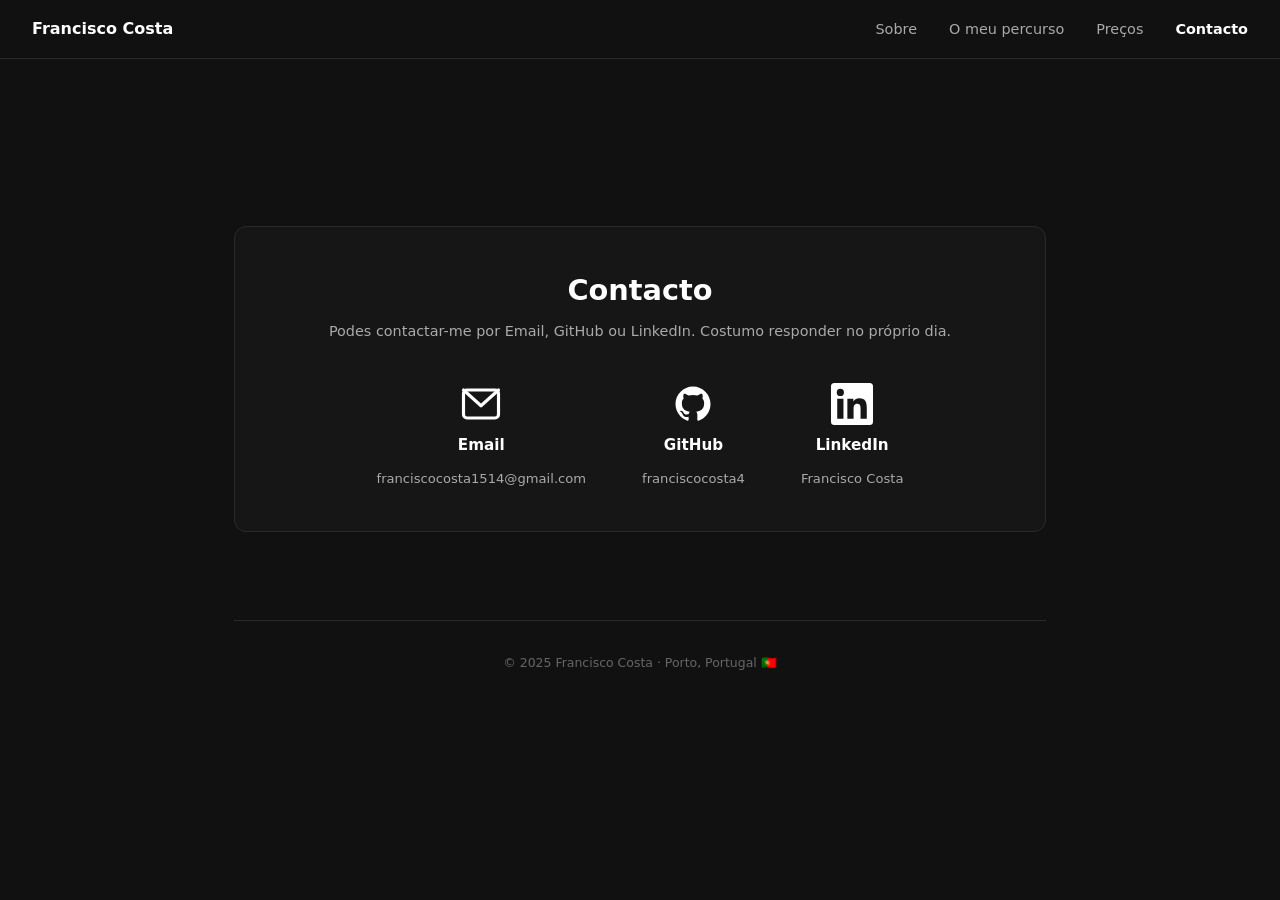
<file: contact.html>
<!DOCTYPE html>
<html lang="pt">
<head>
  <meta charset="UTF-8" />
  <meta name="viewport" content="width=device-width, initial-scale=1.0" />
  <title>Contact — Francisco Costa</title>
  <link rel="stylesheet" href="styles.css" />
</head>
<body>
<nav>
  <a href="index.html" class="nav-name">Francisco Costa</a>
  <ul class="nav-links" id="nav-links">
    <li><a href="index.html" data-i18n="nav-about">Sobre</a></li>
    <li><a href="#my-journey" data-i18n="nav-projects">O meu percurso</a></li>
    <li><a href="pricing.html" data-i18n="nav-pricing">Preços</a></li>
    <li><a href="contact.html" class="active" data-i18n="nav-contact">Contacto</a></li>
    
  </ul>
  <button class="nav-toggle" id="nav-toggle" aria-label="Menu" onclick="toggleMenu()" aria-expanded="false">
    <svg class="nav-toggle-open" viewBox="0 0 24 24" fill="none" stroke="currentColor" stroke-width="2" width="24" height="24"><line x1="3" y1="6" x2="21" y2="6"/><line x1="3" y1="12" x2="21" y2="12"/><line x1="3" y1="18" x2="21" y2="18"/></svg>
    <svg class="nav-toggle-close" viewBox="0 0 24 24" fill="none" stroke="currentColor" stroke-width="2" width="24" height="24" style="display:none"><line x1="18" y1="6" x2="6" y2="18"/><line x1="6" y1="6" x2="18" y2="18"/></svg>
  </button>
</nav>

<main class="page contact">

  <div class="contact-card">
    <h2 data-i18n="contact-title">Contacto</h2>
    <p data-i18n="contact-subtitle">Podes contactar-me por Email, GitHub ou LinkedIn. Costumo responder no próprio dia.</p>

    <div class="contact-methods">

      <div class="contact-method">
        <svg viewBox="0 0 24 24" fill="none" stroke="currentColor" stroke-width="1.8" stroke-linecap="round" stroke-linejoin="round">
          <rect x="2" y="4" width="20" height="16" rx="2"/>
          <polyline points="2,4 12,13 22,4"/>
        </svg>
        <strong>Email</strong>
        <a href="mailto:franciscocosta1514@gmail.com">
          <span>franciscocosta1514@gmail.com</span>
        </a>
      </div>

      <div class="contact-method">
        <svg viewBox="0 0 24 24" fill="currentColor">
          <path d="M12 2C6.477 2 2 6.484 2 12.017c0 4.425 2.865 8.18 6.839 9.504.5.092.682-.217.682-.483 0-.237-.008-.868-.013-1.703-2.782.605-3.369-1.343-3.369-1.343-.454-1.158-1.11-1.466-1.11-1.466-.908-.62.069-.608.069-.608 1.003.07 1.531 1.032 1.531 1.032.892 1.53 2.341 1.088 2.91.832.092-.647.35-1.088.636-1.338-2.22-.253-4.555-1.113-4.555-4.951 0-1.093.39-1.988 1.029-2.688-.103-.253-.446-1.272.098-2.65 0 0 .84-.27 2.75 1.026A9.564 9.564 0 0112 6.844a9.59 9.59 0 012.504.337c1.909-1.296 2.747-1.027 2.747-1.027.546 1.379.202 2.398.1 2.651.64.7 1.028 1.595 1.028 2.688 0 3.848-2.339 4.695-4.566 4.943.359.309.678.92.678 1.855 0 1.338-.012 2.419-.012 2.747 0 .268.18.58.688.482A10.02 10.02 0 0022 12.017C22 6.484 17.522 2 12 2z"/>
        </svg>
        <strong>GitHub</strong>
        <a href="https://github.com/franciscocosta4" target="_blank">
          <span>franciscocosta4</span>
        </a>
      </div>

      <div class="contact-method">
        <svg viewBox="0 0 24 24" fill="currentColor">
          <path d="M20.447 20.452h-3.554v-5.569c0-1.328-.027-3.037-1.852-3.037-1.853 0-2.136 1.445-2.136 2.939v5.667H9.351V9h3.414v1.561h.046c.477-.9 1.637-1.85 3.37-1.85 3.601 0 4.267 2.37 4.267 5.455v6.286zM5.337 7.433a2.062 2.062 0 01-2.063-2.065 2.064 2.064 0 112.063 2.065zm1.782 13.019H3.555V9h3.564v11.452zM22.225 0H1.771C.792 0 0 .774 0 1.729v20.542C0 23.227.792 24 1.771 24h20.451C23.2 24 24 23.227 24 22.271V1.729C24 .774 23.2 0 22.222 0h.003z"/>
        </svg>
        <strong>LinkedIn</strong>
        <a href="https://www.linkedin.com/in/franciscocostaa/" target="_blank">
          <span>Francisco Costa</span>
        </a>
      </div>

    </div>
  </div>

  <div class="footer">© 2025 Francisco Costa · Porto, Portugal 🇵🇹</div>
</main>
<script src="scripts.js" defer></script>
</body>
</html>
</file>
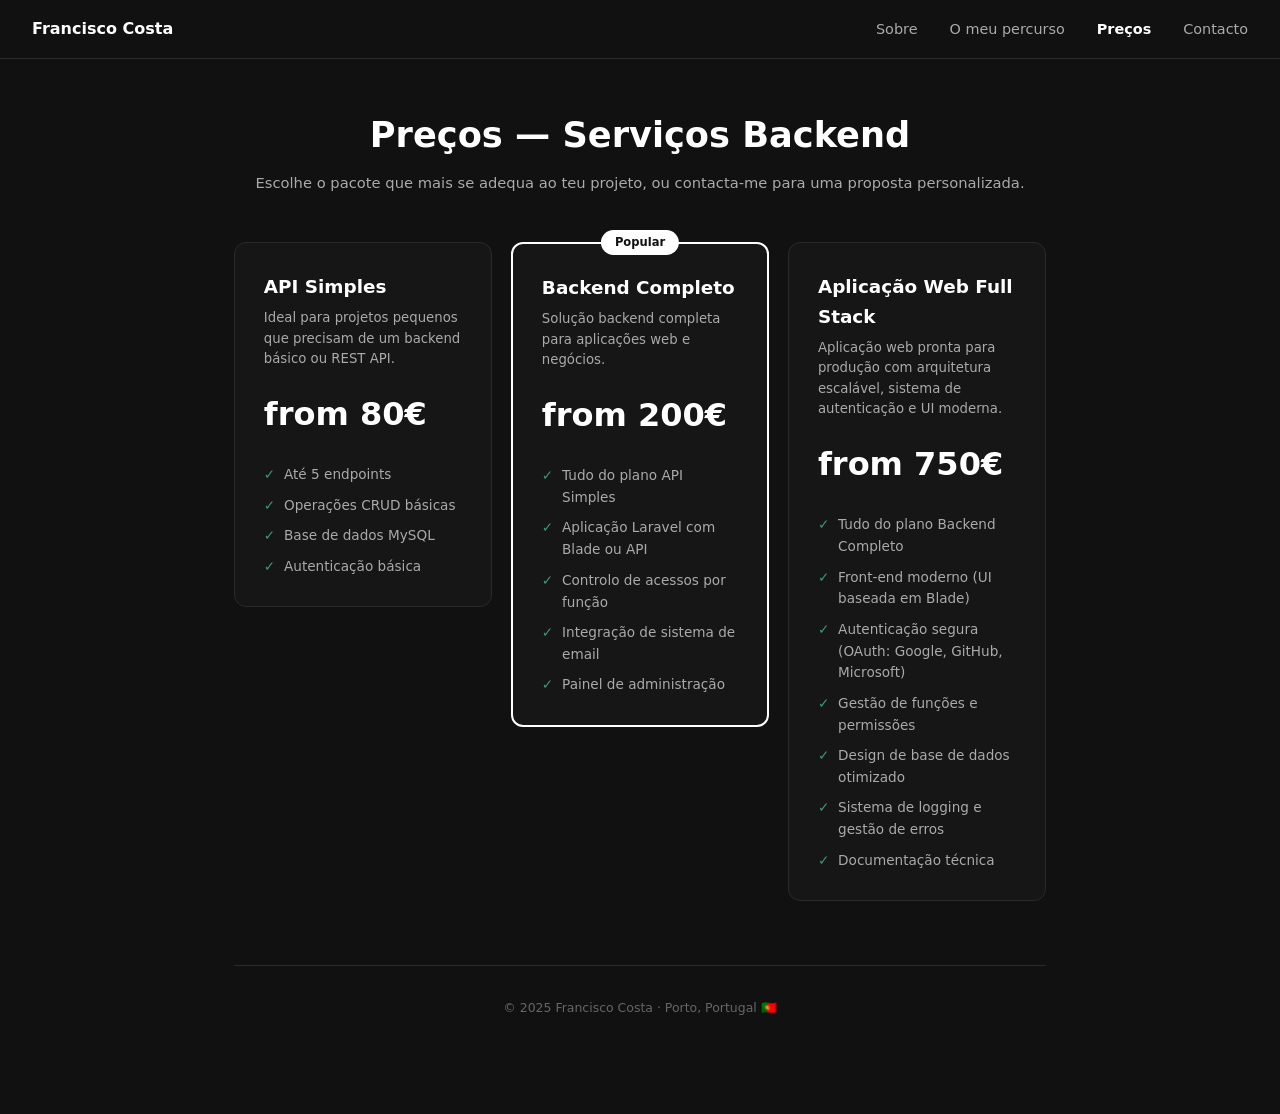
<file: pricing.html>
<!DOCTYPE html>
<html lang="pt">
<head>
  <meta charset="UTF-8" />
  <meta name="viewport" content="width=device-width, initial-scale=1.0" />
  <title>Pricing — Francisco Costa</title>
  <link rel="stylesheet" href="styles.css" />
</head>
<body>

<nav>
  <a href="index.html" class="nav-name">Francisco Costa</a>
  <ul class="nav-links" id="nav-links">
    <li><a href="index.html" data-i18n="nav-about">Sobre</a></li>
    <li><a href="index.html#projects" data-i18n="nav-projects">O meu percurso</a></li>
    <li><a href="pricing.html" class="active" data-i18n="nav-pricing">Preços</a></li>
    <li><a href="contact.html" data-i18n="nav-contact">Contacto</a></li>
    
  </ul>
  <button class="nav-toggle" id="nav-toggle" aria-label="Menu" onclick="toggleMenu()" aria-expanded="false">
    <svg class="nav-toggle-open" viewBox="0 0 24 24" fill="none" stroke="currentColor" stroke-width="2" width="24" height="24"><line x1="3" y1="6" x2="21" y2="6"/><line x1="3" y1="12" x2="21" y2="12"/><line x1="3" y1="18" x2="21" y2="18"/></svg>
    <svg class="nav-toggle-close" viewBox="0 0 24 24" fill="none" stroke="currentColor" stroke-width="2" width="24" height="24" style="display:none"><line x1="18" y1="6" x2="6" y2="18"/><line x1="6" y1="6" x2="18" y2="18"/></svg>
  </button>
</nav>

<main class="page pricing">

  <div class="pricing-header">
    <h1 data-i18n="pricing-title">Preços — Serviços Backend</h1>
    <p data-i18n="pricing-subtitle">Escolhe o pacote que mais se adequa ao teu projeto, ou contacta-me para uma proposta personalizada.</p>
  </div>

  <div class="pricing-grid">

    <div class="pricing-card">
      <h3 data-i18n="plan1-name">API Simples</h3>
      <p class="pricing-desc" data-i18n="plan1-desc">Ideal para projetos pequenos que precisam de um backend básico ou REST API.</p>
      <div class="pricing-price">from 80€</div>
      <ul class="pricing-features">
        <li data-i18n="plan1-f1">Até 5 endpoints</li>
        <li data-i18n="plan1-f2">Operações CRUD básicas</li>
        <li data-i18n="plan1-f3">Base de dados MySQL</li>
        <li data-i18n="plan1-f4">Autenticação básica</li>
      </ul>
    </div>

    <div class="pricing-card popular">
      <div class="popular-badge" data-i18n="popular-badge">Popular</div>
      <h3 data-i18n="plan2-name">Backend Completo</h3>
      <p class="pricing-desc" data-i18n="plan2-desc">Solução backend completa para aplicações web e negócios.</p>
      <div class="pricing-price">from 200€</div>
      <ul class="pricing-features">
        <li data-i18n="plan2-f1">Tudo do plano API Simples</li>
        <li data-i18n="plan2-f2">Aplicação Laravel com Blade ou API</li>
        <li data-i18n="plan2-f3">Controlo de acessos por função</li>
        <li data-i18n="plan2-f4">Integração de sistema de email</li>
        <li data-i18n="plan2-f5">Painel de administração</li>
      </ul>
    </div>

    <div class="pricing-card">
      <h3 data-i18n="plan3-name">Aplicação Web Full Stack</h3>
      <p class="pricing-desc" data-i18n="plan3-desc">Aplicação web pronta para produção com arquitetura escalável, sistema de autenticação e UI moderna.</p>
      <div class="pricing-price">from 750€</div>
      <ul class="pricing-features">
        <li data-i18n="plan3-f1">Tudo do plano Backend Completo</li>
        <li data-i18n="plan3-f2">Front-end moderno (UI baseada em Blade)</li>
        <li data-i18n="plan3-f3">Autenticação segura (OAuth: Google, GitHub, Microsoft)</li>
        <li data-i18n="plan3-f4">Gestão de funções e permissões</li>
        <li data-i18n="plan3-f5">Design de base de dados otimizado</li>
        <li data-i18n="plan3-f6">Sistema de logging e gestão de erros</li>
        <li data-i18n="plan3-f7">Documentação técnica</li>
      </ul>
    </div>

  </div>

  <div class="footer">© 2025 Francisco Costa · Porto, Portugal 🇵🇹</div>
</main>

<script src="scripts.js" defer></script>
</body>
</html>
</file>
<file: styles.css>
/* GLOBAL STYLES */
*, *::before, *::after {
  box-sizing: border-box;
  margin: 0;
  padding: 0;
}

:root {
  --bg: #111111;
  --surface: #1a1a1a;
  --border: #2a2a2a;
  --accent: #3b9b6e;
  --text: #ffffff;
  --subtext: #aaaaaa;
  --muted: #666666;
}

html {
  scroll-behavior: smooth;
  scroll-padding-top: 5.5rem;
}

body {
  background: var(--bg);
  color: var(--text);
  font-family: Inter, ui-sans-serif, system-ui, -apple-system, BlinkMacSystemFont, "Segoe UI", sans-serif;
  font-size: 16px;
  line-height: 1.6;
  opacity: 0;
  animation: fadeIn 0.6s ease forwards;
}

@keyframes fadeIn {
  to {
    opacity: 1;
  }
}

a {
  color: inherit;
  text-decoration: none;
}

/* NAVIGATION */
nav {
  display: flex;
  align-items: center;
  justify-content: space-between;
  padding: 1rem 2rem;
  position: sticky;
  top: 0;
  background: var(--bg);
  z-index: 50;
  border-bottom: 1px solid var(--border);
}

.nav-name {
  font-weight: 700;
  font-size: 1rem;
}

.nav-links {
  display: flex;
  gap: 2rem;
  list-style: none;
}

.nav-links a {
  color: var(--subtext);
  font-size: 0.9rem;
  transition: color 0.15s;
  cursor: pointer;
}

.nav-links a:hover,
.nav-links a.active {
  color: var(--text);
  font-weight: 600;
}

#lang-toggle {
  background: none;
  border: 1px solid var(--border);
  color: var(--subtext);
  border-radius: 999px;
  padding: 0.2rem 0.7rem;
  font-size: 0.78rem;
  cursor: pointer;
  font-family: inherit;
  transition: color 0.2s, border-color 0.2s;
}

#lang-toggle:hover {
  color: var(--text);
  border-color: var(--text);
}

/* HAMBURGER MENU */
.nav-toggle {
  display: none;
  background: none;
  border: none;
  color: var(--text);
  cursor: pointer;
  padding: 0.5rem;
  z-index: 51;
}

.nav-toggle svg {
  width: 24px;
  height: 24px;
  stroke: var(--text);
}

@media (max-width: 768px) {
  .nav-toggle {
    display: block;
  }

  .nav-links {
    position: fixed;
    top: 0;
    right: 0;
    bottom: 0;
    width: 70%;
    max-width: 300px;
    background: var(--bg);
    flex-direction: column;
    padding: 6rem 2rem 2rem;
    gap: 1.5rem;
    transform: translateX(100%);
    transition: transform 0.3s ease;
    border-left: 1px solid var(--border);
    box-shadow: -4px 0 20px rgba(0, 0, 0, 0.3);
    z-index: 50;
  }

  .nav-links.open {
    transform: translateX(0);
  }

  .nav-links a {
    font-size: 1.1rem;
    padding: 0.5rem 0;
    border-bottom: 1px solid var(--border);
    width: 100%;
    display: block;
  }

  .nav-links li:last-child a {
    border-bottom: none;
  }

  #lang-toggle {
    margin-top: 1rem;
    width: 100%;
    justify-content: center;
  }

  .nav-toggle[aria-expanded="true"] .nav-toggle-open {
    display: none;
  }

  .nav-toggle[aria-expanded="true"] .nav-toggle-close {
    display: block;
  }
}

/* PAGE WRAPPER */
.page {
  max-width: 860px;
  margin: 0 auto;
  padding: 3rem 1.5rem 6rem;
}

.page.pricing {
  max-width: 860px;
}

.page.contact {
  min-height: calc(100vh - 70px);
  display: flex;
  flex-direction: column;
  justify-content: center;
}

/* FLUID TYPOGRAPHY */
.section-heading {
  font-size: clamp(1.3rem, 3vw, 1.6rem);
  font-weight: 800;
  margin-bottom: 1.5rem;
}

.profile-name {
  font-size: clamp(1.3rem, 4vw, 1.6rem);
  font-weight: 800;
  margin-bottom: 0.3rem;
}

.pricing-price {
  font-size: clamp(1.5rem, 4vw, 2rem);
  font-weight: 800;
  margin-bottom: 1.5rem;
}

/* FOOTER */
.footer {
  text-align: center;
  color: var(--muted);
  font-size: 0.78rem;
  padding-top: 2rem;
  border-top: 1px solid var(--border);
  margin-top: 4rem;
}

/* PROFILE CARD */
.profile-card {
  border: 1px solid var(--border);
  border-radius: 12px;
  padding: 1.8rem 2rem;
  margin-bottom: 3.5rem;
  position: relative;
}

.profile-icons {
  position: absolute;
  top: 1.8rem;
  right: 2rem;
  display: flex;
  gap: 0.8rem;
}

.profile-icons a {
  color: var(--subtext);
  transition: color 0.15s;
  display: flex;
  align-items: center;
}

.profile-icons button {
  color: #ffffff;
  background: transparent;
  border: 1px solid #ffffff;
  border-radius: 8px;
  padding: 0.4rem 1rem;
  font-size: 0.85rem;
  font-weight: 700;
  letter-spacing: 0.02em;
  font-family: inherit;
  cursor: pointer;
  box-shadow: 0 0 0 1px rgba(255, 255, 255, 0.2);
  transition: transform 0.16s ease, box-shadow 0.16s ease, background-color 0.16s ease;
}

.profile-icons a:hover {
  color: var(--text);
}

.profile-icons button:hover {
  transform: translateY(-1px);
  background-color: rgba(255, 255, 255, 0.08);
  box-shadow: 0 0 0 1px rgba(255, 255, 255, 0.45);
}

.profile-icons button:focus-visible {
  outline: 2px solid #ffffff;
  outline-offset: 2px;
}

.profile-icons svg {
  width: 20px;
  height: 20px;
}

.profile-name {
  font-size: 1.6rem;
  font-weight: 800;
  margin-bottom: 0.3rem;
}

.profile-location {
  color: var(--subtext);
  font-size: 0.88rem;
  display: flex;
  align-items: center;
  gap: 0.3rem;
  margin-bottom: 0.8rem;
}

.profile-bio {
  font-size: 1rem;
  color: var(--text);
  line-height: 1.7;
  max-width: 520px;
}

/* SECTION HEADING */
.section-heading {
  font-size: 1.6rem;
  font-weight: 800;
  margin-bottom: 1.5rem;
}

/* Section meta (labels like "Main stack", "Additional languages") */
.section-meta {
  font-size: 0.78rem;
  color: var(--subtext);
  text-transform: uppercase;
  letter-spacing: 0.08em;
  margin: 0 0 0.6rem 0;
}

/* TECH GRID */
.tech-grid {
  display: flex;
  flex-wrap: wrap;
  gap: 0.6rem;
  margin-bottom: 1.5rem;
}

.tech-item {
  display: inline-flex;
  align-items: center;
  gap: 0.4rem;
  background: var(--surface);
  border: 1px solid var(--border);
  border-radius: 999px;
  padding: 0.3rem 0.85rem;
  font-size: 0.8rem;
  color: var(--subtext);
  white-space: nowrap;
}

.tech-icon {
  width: 16px;
  height: 16px;
  border-radius: 3px;
  display: inline-flex;
  align-items: center;
  justify-content: center;
  font-size: 9px;
  font-weight: 700;
  color: #fff;
  flex-shrink: 0;
}

.tech-icon-img {
  width: 16px;
  height: 16px;
  border-radius: 3px;
  flex-shrink: 0;
  object-fit: contain;
}

/* EXPERIENCE SECTION */
.exp-section {
  margin-bottom: 3.5rem;
}

.exp-item {
  display: grid;
  grid-template-columns: 18px 1fr;
  gap: 0 1rem;
  padding-bottom: 2.2rem;
}

.exp-item:last-child {
  padding-bottom: 0;
}

.exp-timeline {
  display: flex;
  flex-direction: column;
  align-items: center;
}

.exp-dot {
  width: 10px;
  height: 10px;
  border-radius: 50%;
  background: var(--text);
  flex-shrink: 0;
  margin-top: 4px;
}

.exp-line {
  flex: 1;
  width: 1px;
  background: var(--border);
  margin-top: 6px;
}

.exp-item:last-child .exp-line {
  display: none;
}

.exp-company-link {
  color: var(--accent);
  font-size: 0.85rem;
  font-weight: 500;
  display: block;
  margin-bottom: 0.15rem;
}

.exp-role {
  font-weight: 700;
  font-size: 1rem;
  margin-bottom: 0.35rem;
}

.exp-featured-icon {
  width: 34px;
  height: 34px;
  border-radius: 10px;
  display: inline-flex;
  align-items: center;
  justify-content: center;
  background: var(--surface);
  border: 1px solid var(--border);
  margin-bottom: 0.55rem;
  overflow: hidden;
}

.exp-featured-icon img {
  width: 22px;
  height: 22px;
  object-fit: contain;
  display: block;
}

.exp-tech-row {
  display: flex;
  gap: 0.4rem;
  flex-wrap: wrap;
  margin-bottom: 0.35rem;
}

.exp-tech {
  width: 24px;
  height: 24px;
  border-radius: 50%;
  display: inline-flex;
  align-items: center;
  justify-content: center;
  font-size: 9px;
  font-weight: 700;
  color: #fff;
}

.exp-tech-img {
  width: 24px;
  height: 24px;
  border-radius: 4px;
  object-fit: contain;
}

.exp-period {
  font-size: 0.8rem;
  color: var(--muted);
  margin-bottom: 0.6rem;
}

.exp-desc {
  font-size: 0.88rem;
  color: var(--subtext);
  line-height: 1.75;
}

.exp-desc strong {
  color: var(--text);
  font-weight: 700;
}

/* WORK CARDS */
.work-section {
  margin-bottom: 3.5rem;
}

.work-list {
  display: flex;
  flex-direction: column;
  gap: 1rem;
}

.work-card {
  border: 1px solid var(--border);
  border-radius: 12px;
  overflow: hidden;
  transition: border-color 0.2s;
  cursor: pointer;
  display: flex;
  flex-direction: column;
  min-height: 500px;
}

.work-card:hover {
  border-color: #444;
}

.work-screenshot {
  width: 100%;
  height: 400px;
  overflow: hidden;
  flex-shrink: 0;
  display: flex;
  align-items: center;
  justify-content: center;
}

.work-screenshot img {
  display: block;
  width: 100%;
  height: 100%;
  object-fit: cover;
  object-position: center;
  margin: 0 auto;
}

.work-mock {
  width: 100%;
  height: 100%;
  display: flex;
  flex-direction: column;
  position: relative;
}

.mock-bar {
  height: 30px;
  background: rgba(0, 0, 0, 0.5);
  border-bottom: 1px solid rgba(255, 255, 255, 0.05);
  display: flex;
  align-items: center;
  padding: 0 12px;
  gap: 6px;
  flex-shrink: 0;
}

.mock-bar span {
  width: 8px;
  height: 8px;
  border-radius: 50%;
}

.mock-body {
  flex: 1;
  display: flex;
  align-items: center;
  justify-content: center;
  flex-direction: column;
  gap: 0.4rem;
}

.mock-title {
  font-size: 1.3rem;
  font-weight: 800;
  color: rgba(255, 255, 255, 0.75);
}

.mock-url {
  font-size: 0.7rem;
  color: rgba(255, 255, 255, 0.3);
  font-family: monospace;
}

.work-info {
  padding: 1rem 1.1rem 1.15rem;
}

.work-title {
  font-weight: 700;
  font-size: 0.98rem;
  margin-bottom: 0.45rem;
}

.work-status {
  display: inline-flex;
  align-items: center;
  gap: 0.3rem;
  margin-left: 0.2rem;
  font-size: 0.8rem;
  font-weight: 400;
  color: var(--muted);
  line-height: 1.55;
}

.status-dot {
  width: 0.55rem;
  height: 0.55rem;
  flex: 0 0 0.55rem;
  border-radius: 50%;
  background: #22c55e;
  box-shadow: 0 0 0.35rem rgba(34, 197, 94, 0.8);
  animation: onlinePulse 1.4s ease-in-out infinite;
}

@keyframes onlinePulse {
  0%, 100% { opacity: 0.45; transform: scale(0.85); }
  50% { opacity: 1; transform: scale(1); }
}

@media (prefers-reduced-motion: reduce) {
  .status-dot {
    animation: none;
  }
}

.work-tech-row {
  display: flex;
  flex-wrap: wrap;
  gap: 0.4rem;
  margin-bottom: 0.45rem;
}

.work-badge {
  display: inline-flex;
  align-items: center;
  gap: 0.35rem;
  background: var(--surface);
  border: 1px solid var(--border);
  border-radius: 999px;
  padding: 0.18rem 0.65rem;
  font-size: 0.72rem;
  color: var(--subtext);
}

.work-badge .dot {
  width: 8px;
  height: 8px;
  border-radius: 50%;
}

.work-desc {
  font-size: 0.8rem;
  color: var(--subtext);
  line-height: 1.55;
}

/* PROJECTS GRID */
.projects-grid {
  display: grid;
  grid-template-columns: 1fr 1fr;
  gap: 1rem;
}

.proj-card {
  border: 1px solid var(--border);
  border-radius: 12px;
  padding: 1.4rem;
  display: flex;
  flex-direction: column;
  gap: 0.5rem;
  transition: border-color 0.2s;
  text-decoration: none;
}

.proj-card:hover {
  border-color: #444;
}

.proj-top {
  display: flex;
  align-items: center;
  gap: 0.6rem;
  margin-bottom: 0.2rem;
}

.proj-icon {
  width: 32px;
  height: 32px;
  border-radius: 8px;
  background: var(--surface);
  border: 1px solid var(--border);
  display: flex;
  align-items: center;
  justify-content: center;
  font-size: 14px;
}

.proj-name {
  font-weight: 700;
  font-size: 0.95rem;
}

.proj-desc {
  font-size: 0.82rem;
  color: var(--subtext);
  line-height: 1.6;
}

.proj-tags {
  display: flex;
  flex-wrap: wrap;
  gap: 0.35rem;
  margin-top: auto;
  padding-top: 0.5rem;
}

.proj-tag {
  font-size: 0.7rem;
  background: var(--surface);
  border: 1px solid var(--border);
  border-radius: 999px;
  padding: 0.12rem 0.55rem;
  color: var(--subtext);
}

/* CONTACT CARD */
.contact-card {
  border: 1px solid var(--border);
  border-radius: 12px;
  padding: 2.5rem;
  background: #161616;
  margin-bottom: 1.5rem;
  text-align: center;
}

.contact-card h2 {
  font-size: 1.8rem;
  font-weight: 800;
  margin-bottom: 0.4rem;
}

.contact-card > p {
  color: var(--subtext);
  font-size: 0.9rem;
  margin-bottom: 2.5rem;
}

.contact-methods {
  display: flex;
  gap: 3.5rem;
  flex-wrap: wrap;
  justify-content: center;
}

.contact-method {
  display: flex;
  flex-direction: column;
  align-items: center;
  gap: 0.5rem;
  text-align: center;
  min-width: 80px;
}

.contact-method svg {
  width: 42px;
  height: 42px;
}

.contact-method strong {
  font-size: 0.95rem;
  font-weight: 700;
}

.contact-method span {
  font-size: 0.82rem;
  color: var(--subtext);
}

.contact-method a {
  color: var(--subtext);
  transition: color 0.15s;
}

.contact-method a:hover {
  color: var(--text);
}

/* PRICING */
.pricing-header {
  text-align: center;
  margin-bottom: 3rem;
}

.pricing-header h1 {
  font-size: 2.2rem;
  font-weight: 800;
  margin-bottom: 0.5rem;
}

.pricing-header p {
  color: var(--subtext);
  font-size: 0.92rem;
}

.pricing-grid {
  display: grid;
  grid-template-columns: repeat(3, 1fr);
  gap: 1.2rem;
  align-items: start;
}

.pricing-card {
  border: 1px solid var(--border);
  border-radius: 12px;
  padding: 1.8rem;
  background: #161616;
  position: relative;
}

.pricing-card.popular {
  border: 2px solid var(--text);
}

.popular-badge {
  position: absolute;
  top: -14px;
  left: 50%;
  transform: translateX(-50%);
  background: var(--text);
  color: var(--bg);
  font-size: 0.72rem;
  font-weight: 700;
  padding: 3px 14px;
  border-radius: 999px;
  white-space: nowrap;
}

.pricing-card h3 {
  font-size: 1.15rem;
  font-weight: 700;
  margin-bottom: 0.4rem;
}

.pricing-desc {
  font-size: 0.83rem;
  color: var(--subtext);
  margin-bottom: 1.2rem;
  line-height: 1.55;
}

.pricing-price {
  font-size: 2rem;
  font-weight: 800;
  margin-bottom: 1.5rem;
}

.pricing-features {
  list-style: none;
  display: flex;
  flex-direction: column;
  gap: 0.55rem;
}

.pricing-features li {
  font-size: 0.85rem;
  color: var(--subtext);
  display: flex;
  align-items: flex-start;
  gap: 0.55rem;
}

.pricing-features li::before {
  content: '✓';
  color: var(--accent);
  font-weight: 700;
  flex-shrink: 0;
}

/* RESPONSIVE */
@media (max-width: 1024px) {
  .pricing-grid {
    grid-template-columns: repeat(2, 1fr);
  }

  .projects-grid {
    grid-template-columns: repeat(2, 1fr);
  }
}

@media (max-width: 768px) {
  .nav-name {
    font-size: 0.9rem;
  }

  .page {
    padding: 2.5rem 1.25rem 5rem;
  }

  .profile-card {
    padding: 1.5rem;
  }

  .profile-icons {
    top: 1.5rem;
    right: 1.5rem;
  }

  .profile-icons button {
    padding: 0.35rem 0.8rem;
    font-size: 0.8rem;
  }

  .section-heading {
    margin-bottom: 1.25rem;
  }

  .exp-section {
    margin-bottom: 3rem;
  }

  .work-section {
    margin-bottom: 3rem;
  }

  .work-screenshot {
    height: 300px;
  }

  .projects-grid {
    grid-template-columns: 1fr;
  }

  .pricing-grid {
    grid-template-columns: 1fr;
  }

  .pricing-header h1 {
    font-size: clamp(1.6rem, 4vw, 2.2rem);
  }

  .contact-card {
    padding: 2rem 1.5rem;
  }

  .contact-methods {
    gap: 2rem;
  }

  .contact-method svg {
    width: 36px;
    height: 36px;
  }

  .footer {
    font-size: 0.72rem;
    padding-top: 1.5rem;
  }
}

@media (max-width: 640px) {
  nav {
    padding: 0.8rem 1rem;
  }

  .nav-name {
    font-size: 0.85rem;
  }

  .page {
    padding: 2rem 1rem 4rem;
  }

  .profile-card {
    padding: 1.25rem;
    border-radius: 10px;
  }

  .profile-icons {
    top: 1.25rem;
    right: 1.25rem;
    gap: 0.5rem;
  }

  .profile-icons a svg {
    width: 18px;
    height: 18px;
  }

  .profile-icons button {
    padding: 0.3rem 0.7rem;
    font-size: 0.75rem;
  }

  .profile-location {
    font-size: 0.82rem;
  }

  .profile-bio {
    font-size: 0.92rem;
  }

  .section-meta {
    font-size: 0.72rem;
  }

  .tech-item {
    padding: 0.25rem 0.7rem;
    font-size: 0.75rem;
  }

  .tech-icon-img {
    width: 14px;
    height: 14px;
  }

  /* Experience timeline - stack on mobile */
  .exp-item {
    grid-template-columns: 1fr;
    padding-left: 1.5rem;
    padding-bottom: 2rem;
  }

  .exp-timeline {
    flex-direction: row;
    align-items: flex-start;
    gap: 0.75rem;
    margin-bottom: 0.5rem;
  }

  .exp-dot {
    margin-top: 2px;
    width: 10px;
    height: 10px;
    flex-shrink: 0;
  }

  .exp-line {
    display: none;
  }

  .exp-company-link {
    font-size: 0.8rem;
  }

  .exp-role {
    font-size: 0.95rem;
  }

  .exp-featured-icon {
    width: 30px;
    height: 30px;
  }

  .exp-featured-icon img {
    width: 20px;
    height: 20px;
  }

  .exp-tech {
    width: 20px;
    height: 20px;
    font-size: 8px;
  }

  .exp-tech-img {
    width: 20px;
    height: 20px;
  }

  .exp-period {
    font-size: 0.75rem;
  }

  .exp-desc {
    font-size: 0.82rem;
  }

  /* Work cards */
  .work-card {
    min-height: auto;
  }
  .work-screenshot {
    display: none;
  }

  .work-info {
    padding: 0.9rem 1rem 1rem;
  }

  .work-title {
    font-size: 0.92rem;
  }

  .work-badge {
    padding: 0.15rem 0.55rem;
    font-size: 0.68rem;
  }

  .work-desc {
    font-size: 0.78rem;
  }

  /* Projects grid */
  .proj-card {
    padding: 1.2rem;
  }

  .proj-name {
    font-size: 0.9rem;
  }

  .proj-desc {
    font-size: 0.78rem;
  }

  .proj-tag {
    font-size: 0.65rem;
    padding: 0.1rem 0.45rem;
  }

  /* Contact */
  .contact-card h2 {
    font-size: 1.5rem;
  }

  .contact-card > p {
    font-size: 0.85rem;
    margin-bottom: 2rem;
  }

  .contact-methods {
    gap: 1.5rem;
  }

  .contact-method strong {
    font-size: 0.88rem;
  }

  .contact-method span {
    font-size: 0.78rem;
  }

  .contact-method svg {
    width: 32px;
    height: 32px;
  }

  /* Pricing */
  .pricing-card {
    padding: 1.5rem;
  }

  .pricing-card h3 {
    font-size: 1.05rem;
  }

  .pricing-desc {
    font-size: 0.8rem;
  }

  .pricing-features li {
    font-size: 0.8rem;
  }

  .footer {
    font-size: 0.7rem;
  }
}

@media (max-width: 480px) {
  .profile-name {
    font-size: 1.25rem;
  }

  .work-screenshot {
    height: 400px;
  }

  .contact-methods {
    flex-direction: column;
    gap: 1.25rem;
    align-items: center;
  }

  .contact-method {
    flex-direction: row;
    justify-content: flex-start;
    width: 100%;
    max-width: 280px;
    text-align: left;
    gap: 0.75rem;
  }

  .contact-method svg {
    width: 28px;
    height: 28px;
    flex-shrink: 0;
  }
}
</file>
